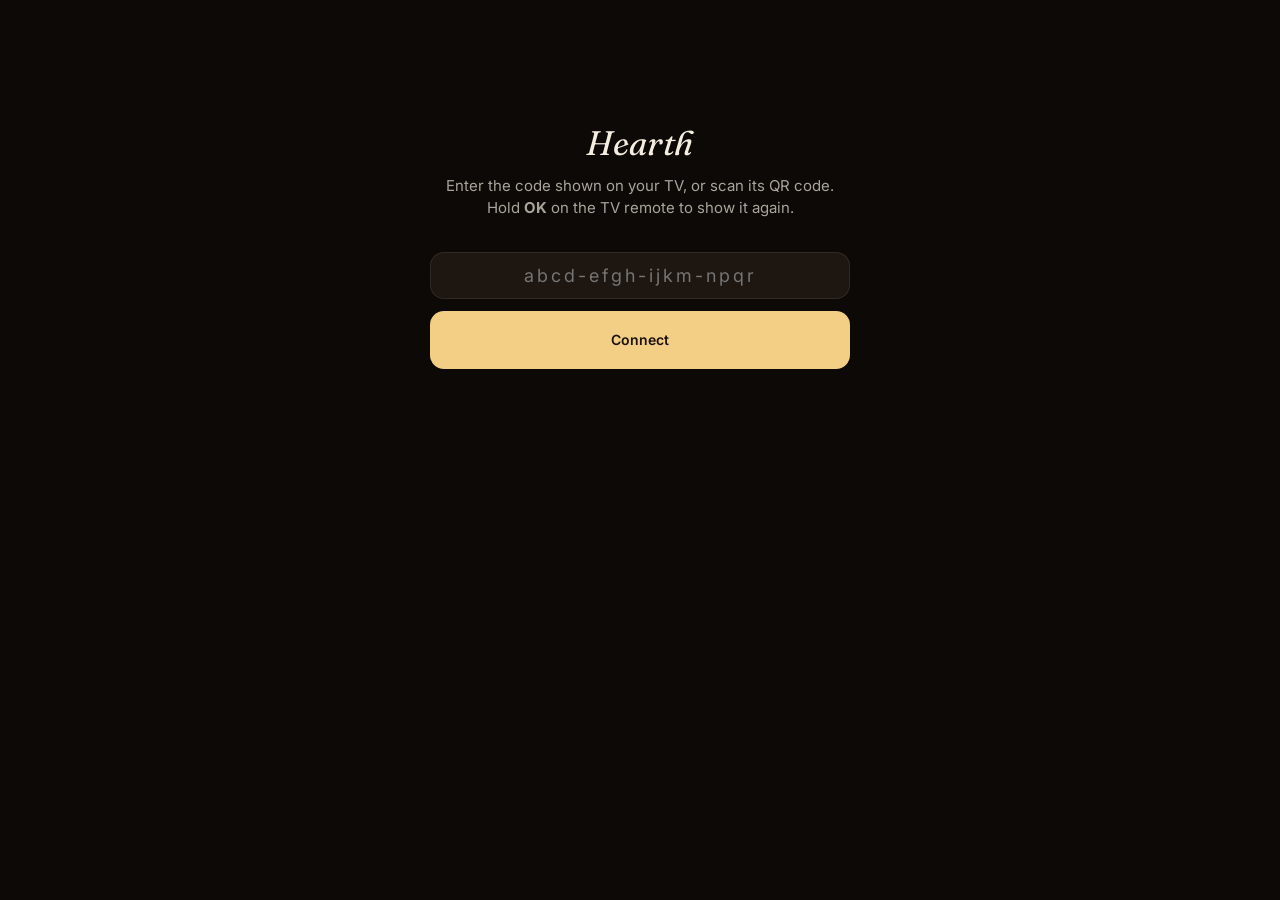
<file: admin/index.html>
<!doctype html>
<html lang="en">
<head>
<meta charset="utf-8">
<meta name="viewport" content="width=device-width, initial-scale=1, viewport-fit=cover">
<meta name="robots" content="noindex">
<meta name="theme-color" content="#0d0907">
<meta name="apple-mobile-web-app-capable" content="yes">
<meta name="apple-mobile-web-app-title" content="Hearth">
<title>Hearth · Admin</title>
<link rel="preconnect" href="https://fonts.googleapis.com"><link rel="preconnect" href="https://fonts.gstatic.com" crossorigin>
<link href="https://fonts.googleapis.com/css2?family=Fraunces:ital,opsz,wght@0,9..144,400;0,9..144,500;1,9..144,400&family=Inter:wght@400;500;600&display=swap" rel="stylesheet">
<style>
:root{--bg:#0d0907;--card:#17110d;--card2:#1e1611;--line:rgba(244,232,214,.09);--ink:#f5ede0;--ink2:rgba(245,237,224,.68);--ink3:rgba(245,237,224,.42);
  --gold:#f3cf86;--ember:#e8703c;--good:#7fc98f;--bad:#ef7a6a;--warn:#e9b65b}
*{box-sizing:border-box;-webkit-tap-highlight-color:transparent}
html,body{margin:0;background:var(--bg);color:var(--ink);font:15px/1.45 Inter,system-ui,sans-serif;-webkit-font-smoothing:antialiased}
body{padding:calc(env(safe-area-inset-top) + 18px) 16px calc(env(safe-area-inset-bottom) + 40px);max-width:980px;margin:0 auto}
h1{font:italic 400 34px/1 Fraunces,Georgia,serif;margin:0;letter-spacing:.2px}
h2{font:600 11.5px/1 Inter;letter-spacing:2.6px;text-transform:uppercase;color:var(--ink3);margin:0 0 14px}
.top{display:flex;align-items:center;justify-content:space-between;gap:12px;margin-bottom:6px}
.pill{display:inline-flex;align-items:center;gap:8px;padding:7px 12px;border-radius:999px;background:var(--card);font-size:13px;font-weight:600;color:var(--ink2)}
.pill i{width:8px;height:8px;border-radius:50%;background:var(--ink3)}
.pill.live i{background:var(--good);box-shadow:0 0 10px var(--good);animation:br 2s ease-in-out infinite}.pill.live{color:var(--ink)}
.pill.off i{background:var(--bad)}
@keyframes br{50%{opacity:.45}}
.sub{color:var(--ink3);font-size:13px;margin:0 0 22px}
.grid{display:grid;gap:14px;grid-template-columns:1fr}
@media(min-width:760px){.grid.two{grid-template-columns:1fr 1fr}}
.card{background:var(--card);border-radius:20px;padding:18px 18px 20px;border:1px solid var(--line)}
.hero .scene{font:400 30px/1.1 Fraunces,Georgia,serif;margin:2px 0 4px}
.hero .meta{color:var(--ink2);font-size:13.5px}
.bar{height:4px;border-radius:2px;background:rgba(255,255,255,.08);overflow:hidden;margin-top:8px}
.bar b{display:block;height:100%;width:0;background:linear-gradient(90deg,var(--ember),var(--gold));border-radius:2px;transition:width .9s linear}
.row{display:flex;align-items:center;justify-content:space-between;gap:10px;margin-top:14px;font-size:13px;color:var(--ink2)}
.row strong{color:var(--ink);font-weight:500}
input[type=range]{-webkit-appearance:none;appearance:none;width:100%;height:28px;background:transparent;margin:6px 0 0}
input[type=range]::-webkit-slider-runnable-track{height:4px;border-radius:2px;background:rgba(255,255,255,.12)}
input[type=range]::-webkit-slider-thumb{-webkit-appearance:none;width:22px;height:22px;border-radius:50%;background:var(--gold);margin-top:-9px;box-shadow:0 2px 8px rgba(0,0,0,.4)}
.btns{display:grid;grid-template-columns:repeat(auto-fill,minmax(140px,1fr));gap:10px}
button{font:500 14px Inter;color:var(--ink);background:var(--card2);border:1px solid var(--line);border-radius:14px;padding:14px 12px;text-align:left;cursor:pointer;min-height:58px;transition:transform .12s,background .2s}
button:active{transform:scale(.97);background:#2a1f18}
button small{display:block;color:var(--ink3);font-size:12px;margin-top:3px;font-weight:400}
button.on{border-color:rgba(243,207,134,.5);background:#2a2015}
button.primary{background:var(--gold);color:#1b120d;border:0;font-weight:600;text-align:center}
button.ghost{background:transparent}
.toggle{display:flex;align-items:center;justify-content:space-between}
.sw{width:42px;height:24px;border-radius:12px;background:rgba(255,255,255,.14);position:relative;flex:none;transition:background .2s}
.sw:after{content:'';position:absolute;left:3px;top:3px;width:18px;height:18px;border-radius:50%;background:#fff;transition:transform .2s}
.on .sw{background:var(--gold)}.on .sw:after{transform:translateX(18px)}
textarea,input[type=text]{width:100%;font:15px Inter;color:var(--ink);background:var(--card2);border:1px solid var(--line);border-radius:14px;padding:12px 14px;outline:none}
textarea{min-height:76px;resize:vertical}
textarea:focus,input[type=text]:focus{border-color:rgba(243,207,134,.45)}
.msgrow{display:grid;grid-template-columns:1fr auto;gap:10px;margin-top:10px}
.tiles{display:grid;grid-template-columns:repeat(auto-fill,minmax(150px,1fr));gap:10px}
.tile{background:var(--card2);border-radius:14px;padding:12px 14px 10px;border:1px solid var(--line);min-width:0}
.tile .k{font-size:11.5px;font-weight:600;letter-spacing:1.6px;text-transform:uppercase;color:var(--ink3)}
.tile .v{font:500 24px/1.15 Inter;margin-top:6px;font-variant-numeric:tabular-nums;white-space:nowrap;overflow:hidden;text-overflow:ellipsis}
.tile .v small{font-size:13px;color:var(--ink3);font-weight:500;margin-left:3px}
.tile .n{font-size:12px;color:var(--ink3);margin-top:2px;white-space:nowrap;overflow:hidden;text-overflow:ellipsis}
.spark{position:relative;height:38px;margin-top:6px}
.spark canvas{width:100%;height:38px;display:block}
.spark .tip{position:absolute;top:-4px;right:0;font-size:11.5px;color:var(--ink2);background:var(--card);padding:1px 6px;border-radius:6px;display:none;font-variant-numeric:tabular-nums}
.status{display:inline-flex;align-items:center;gap:6px;font-size:13px;font-weight:500}
.status:before{content:'';width:7px;height:7px;border-radius:50%;background:currentColor}
.good{color:var(--good)}.bad{color:var(--bad)}.warn{color:var(--warn)}
dl{display:grid;grid-template-columns:auto 1fr;gap:9px 16px;margin:0;font-size:13.5px}
dt{color:var(--ink3)}dd{margin:0;text-align:right;color:var(--ink);overflow:hidden;text-overflow:ellipsis;white-space:nowrap;font-variant-numeric:tabular-nums}
#log{font:12.5px/1.6 ui-monospace,SFMono-Regular,Menlo,monospace;color:var(--ink2);max-height:340px;overflow:auto;white-space:pre-wrap;word-break:break-word}
#log div:last-child{color:var(--ink)}
.pairing{max-width:420px;margin:12vh auto 0;text-align:center}
.pairing p{color:var(--ink2)}
.pairing input{text-align:center;letter-spacing:3px;font-size:18px;margin:18px 0 12px}
.hide{display:none!important}
.toast{position:fixed;left:50%;bottom:calc(env(safe-area-inset-bottom) + 22px);transform:translate(-50%,20px);background:#2a2015;color:var(--ink);padding:11px 18px;border-radius:999px;font-size:14px;opacity:0;transition:.35s;pointer-events:none;border:1px solid rgba(243,207,134,.25)}
.toast.on{opacity:1;transform:translate(-50%,0)}
.notel{display:flex;align-items:flex-start;gap:12px;padding:12px 0;border-top:1px solid var(--line)}
.notel:first-child{border-top:0}
.notel .tx{flex:1;min-width:0}.notel .tx div{font:400 17px/1.25 Fraunces,Georgia,serif}.notel .tx small{color:var(--ink3);font-size:12px}
.notel button{min-height:0;padding:7px 12px;font-size:13px;flex:none}
.chips{display:flex;flex-wrap:wrap;gap:8px;margin-top:14px}
.chip{display:inline-flex;align-items:center;gap:8px;padding:9px 13px;border-radius:999px;background:var(--card2);border:1px solid var(--line);font-size:14px;color:var(--ink2);cursor:pointer;user-select:none}
.chip i{width:8px;height:8px;border-radius:50%}
.chip.on{color:var(--ink);border-color:rgba(243,207,134,.5);background:#2a2015}
.game{display:flex;align-items:center;gap:12px;padding:10px 0;border-top:1px solid var(--line);font-size:14px}
.game:first-child{border-top:0}.game .bar2{width:4px;height:30px;border-radius:2px;flex:none}
.game .w{width:92px;flex:none;color:var(--ink2);font-size:12.5px;line-height:1.25}.game .w b{display:block;color:var(--ink);font-weight:500;font-size:14px}
.game .m{flex:1;min-width:0}.game .m div{font:400 16px/1.2 Fraunces,Georgia,serif;white-space:nowrap;overflow:hidden;text-overflow:ellipsis}.game .m small{color:var(--ink3);font-size:11.5px;letter-spacing:.6px;text-transform:uppercase}
.game .sc{font-weight:500;font-variant-numeric:tabular-nums}
.livec{color:#ff8a70}
.foot{margin-top:26px;text-align:center;font-size:12px;color:var(--ink3)}
.foot a{color:var(--ink3)}
</style>
</head>
<body>

<section id="pairView" class="pairing hide">
  <h1>Hearth</h1>
  <p>Enter the code shown on your TV, or scan its QR code.<br>Hold <b>OK</b> on the TV remote to show it again.</p>
  <input id="codeIn" type="text" placeholder="abcd-efgh-ijkm-npqr" autocapitalize="off" autocomplete="off" spellcheck="false">
  <button class="primary" style="width:100%" id="codeGo">Connect</button>
</section>

<main id="app" class="hide">
  <div class="top"><h1>Hearth</h1><span class="pill" id="pill"><i></i><span id="pillText">Connecting…</span></span></div>
  <p class="sub" id="sub">Waiting for the TV…</p>

  <div class="grid">
    <section class="card hero">
      <h2>Now playing</h2>
      <div class="scene" id="scene">–</div>
      <div class="meta" id="sceneMeta">–</div>
      <div class="row"><span>Fire loop</span><strong id="loopT">–</strong></div>
      <div class="bar"><b id="loopBar"></b></div>
      <div class="row"><span>Music</span><strong id="musicT">–</strong></div>
      <div class="bar"><b id="musicBar"></b></div>
      <div class="row"><span>Volume</span><strong id="volT">–</strong></div>
      <input type="range" id="vol" min="0" max="100" step="1" value="35">
      <div class="btns" style="margin-top:10px">
        <button id="musicBtn">Pause music<small>Fades out gently</small></button>
        <button id="fxBtn" class="toggle"><span>Living light<small>Glow &amp; twinkle</small></span><span class="sw"></span></button>
      </div>
    </section>

    <section class="card">
      <h2>Do something</h2>
      <div class="btns">
        <button data-c="fly">Santa flies by<small>Past the windows</small></button>
        <button data-c="santa">Christmas Eve demo<small>30-second replay</small></button>
        <button data-c="elf" data-a="hint">Where's the elf?<small>He glows for a moment</small></button>
        <button data-c="elf" data-a="move">Hide the elf<small>Moves somewhere new</small></button>
        <button data-c="photo">Next photos<small>Both picture frames</small></button>
        <button data-c="overlay">Show the clock<small>Info layer for a minute</small></button>
      </div>
    </section>

    <section class="card">
      <h2>The board on the chimney</h2>
      <textarea id="msg" maxlength="140" placeholder="Dinner's ready! 🍽"></textarea>
      <input type="text" id="from" maxlength="24" placeholder="From (your name)" style="margin-top:10px">
      <div class="btns" style="margin-top:10px;grid-template-columns:1fr 1fr">
        <button class="primary" id="pin">Pin to board</button>
        <button id="send" style="text-align:center">Flash on screen</button>
      </div>
      <div id="notes" style="margin-top:16px"></div>
      <p class="sub" style="margin:10px 0 0" id="boardNow"></p>
    </section>

    <section class="card">
      <h2>Sports on the board</h2>
      <div id="next"></div>
      <h2 style="margin-top:18px">Competitions</h2>
      <div class="chips" id="comps"></div>
      <h2 style="margin-top:18px">Favourite teams <span style="text-transform:none;letter-spacing:0;font-weight:500">· always shown</span></h2>
      <div class="chips" id="favs"></div>
      <p class="sub" style="margin:12px 0 0">Live games come first, then today's and tomorrow's biggest. NHL shows the Canadian teams (Leafs first); soccer shows the big clubs' matches.</p>
    </section>

    <section class="card">
      <h2>World news ticker</h2>
      <div id="news"></div>
      <p class="sub" style="margin:10px 0 0">Only war, strikes, bombings and attacks from the last 8 hours (NYT, BBC, Al Jazeera, Guardian). Hidden when there's nothing.</p>
    </section>

    <section class="card">
      <h2>Health · live</h2>
      <div class="tiles">
        <div class="tile"><div class="k">Smoothness</div><div class="v" id="fps">–<small>fps</small></div><div class="spark"><canvas id="sFps"></canvas><span class="tip"></span></div></div>
        <div class="tile"><div class="k">Response</div><div class="v" id="rtt">–<small>ms</small></div><div class="spark"><canvas id="sRtt"></canvas><span class="tip"></span></div></div>
        <div class="tile"><div class="k">Busy-ness</div><div class="v" id="lag">–<small>ms lag</small></div><div class="spark"><canvas id="sLag"></canvas><span class="tip"></span></div></div>
        <div class="tile"><div class="k">Video buffer</div><div class="v" id="buf">–<small>s ahead</small></div><div class="spark"><canvas id="sBuf"></canvas><span class="tip"></span></div></div>
        <div class="tile"><div class="k">Dropped frames</div><div class="v" id="drop">–</div><div class="n" id="dropN">–</div></div>
        <div class="tile"><div class="k">Memory</div><div class="v" id="heap">–<small>MB</small></div><div class="n">JavaScript heap</div></div>
        <div class="tile"><div class="k">Up for</div><div class="v" id="up">–</div><div class="n" id="upN">since start</div></div>
        <div class="tile"><div class="k">Picture</div><div class="v" id="res">–</div><div class="n" id="resN">–</div></div>
      </div>
    </section>

    <div class="grid two">
      <section class="card">
        <h2>The room</h2>
        <dl>
          <dt>Elf is at</dt><dd id="elf">–</dd>
          <dt>Elf moves in</dt><dd id="elfNext">–</dd>
          <dt>Santa</dt><dd id="santa">–</dd>
          <dt>Countdown</dt><dd id="count">–</dd>
          <dt>Photos showing</dt><dd id="photos">–</dd>
          <dt>Night dimming</dt><dd id="night">–</dd>
          <dt>Info layer</dt><dd id="ov">–</dd>
        </dl>
        <div class="bar"><b id="santaBar"></b></div>
      </section>
      <section class="card">
        <h2>System</h2>
        <dl>
          <dt>Hearth</dt><dd id="ver">–</dd>
          <dt>Loaded from</dt><dd id="srcL">–</dd>
          <dt>Fire video</dt><dd id="vsrc">–</dd>
          <dt>New video</dt><dd id="mstate">–</dd>
          <dt>USB stick</dt><dd id="usb">–</dd>
          <dt>Relay</dt><dd id="broker">–</dd>
          <dt>Screen</dt><dd id="screen">–</dd>
        </dl>
      </section>
    </div>

    <section class="card">
      <h2>Activity on the TV</h2>
      <div id="log">–</div>
    </section>

    <section class="card">
      <h2>Maintenance</h2>
      <div class="btns">
        <button data-c="pair">Show pairing code<small>On the TV for a minute</small></button>
        <button data-c="reload" data-confirm="Restart Hearth on the TV? It loads the newest version.">Restart Hearth<small>Loads the newest version</small></button>
        <button class="ghost" id="forget">Forget this TV<small>On this phone only</small></button>
      </div>
    </section>
  </div>
  <p class="foot">Private family remote · the link only works with your TV's code</p>
</main>

<div class="toast" id="toast"></div>

<script src="../lib/paho-mqtt.min.js"></script>
<script>
(function () {
  'use strict';
  var $ = function (id) { return document.getElementById(id); };
  var BROKERS = [{ host: 'broker.hivemq.com', port: 8884, path: '/mqtt', ssl: true }, { host: 'broker.emqx.io', port: 8084, path: '/mqtt', ssl: true }];
  var tb = /[?&]testbroker=([^&]+)/.exec(location.search); if (tb) { var p = decodeURIComponent(tb[1]).split(':'); BROKERS = [{ host: p[0], port: +p[1], path: '/', ssl: false }]; }
  function ls(k, v) { try { if (v === undefined) return localStorage.getItem(k); if (v === null) localStorage.removeItem(k); else localStorage.setItem(k, v); } catch (e) { return null; } }
  function clean(s) { return String(s || '').toLowerCase().replace(/[^a-z0-9]/g, ''); }

  var key = clean(location.hash.slice(1)) || ls('hearthKey') || '';
  if (location.hash) { history.replaceState(null, '', location.pathname + location.search); }

  function showPair() {
    $('pairView').classList.remove('hide'); $('app').classList.add('hide');
    $('codeGo').onclick = function () { var k = clean($('codeIn').value); if (k.length !== 16) { toast('That code should be 16 letters and numbers'); return; } key = k; ls('hearthKey', k); $('pairView').classList.add('hide'); start(); };
  }

  var toastT;
  function toast(t) { var el = $('toast'); el.textContent = t; el.classList.add('on'); clearTimeout(toastT); toastT = setTimeout(function () { el.classList.remove('on'); }, 2200); }

  /* ---------- tiny sparklines (single series, gold, 2px) ---------- */
  function Spark(id, unit, fixedMax) {
    var cv = $(id), tip = cv.parentNode.querySelector('.tip'), data = [], N = 90;
    function draw() {
      var dpr = window.devicePixelRatio || 1, w = cv.clientWidth, h = cv.clientHeight; if (!w) return;
      cv.width = w * dpr; cv.height = h * dpr; var g = cv.getContext('2d'); g.scale(dpr, dpr); g.clearRect(0, 0, w, h);
      if (data.length < 2) return;
      var max = fixedMax || Math.max.apply(null, data) * 1.15 || 1, step = w / (N - 1), x0 = w - (data.length - 1) * step;
      function y(v) { return h - 3 - (Math.min(v, max) / max) * (h - 6); }
      g.beginPath(); data.forEach(function (v, i) { var X = x0 + i * step; i ? g.lineTo(X, y(v)) : g.moveTo(X, y(v)); });
      g.strokeStyle = '#f3cf86'; g.lineWidth = 2; g.lineJoin = 'round'; g.lineCap = 'round'; g.stroke();
      g.lineTo(w, h); g.lineTo(x0, h); g.closePath(); var gr = g.createLinearGradient(0, 0, 0, h); gr.addColorStop(0, 'rgba(243,207,134,.18)'); gr.addColorStop(1, 'rgba(243,207,134,0)'); g.fillStyle = gr; g.fill();
    }
    function hover(e) {
      if (data.length < 2) return; var r = cv.getBoundingClientRect(), px = ((e.touches ? e.touches[0].clientX : e.clientX) - r.left);
      var step = r.width / (N - 1), i = Math.round((px - (r.width - (data.length - 1) * step)) / step); i = Math.max(0, Math.min(data.length - 1, i));
      tip.textContent = data[i] + ' ' + unit + ' · ' + Math.round((data.length - 1 - i) * 2) + 's ago'; tip.style.display = 'block';
    }
    cv.addEventListener('mousemove', hover); cv.addEventListener('touchmove', hover, { passive: true }); cv.addEventListener('touchstart', hover, { passive: true });
    cv.addEventListener('mouseleave', function () { tip.style.display = 'none'; }); cv.addEventListener('touchend', function () { setTimeout(function () { tip.style.display = 'none'; }, 1200); });
    window.addEventListener('resize', draw);
    return { push: function (v) { if (v == null || isNaN(v)) return; data.push(v); if (data.length > N) data.shift(); draw(); } };
  }

  var B = null;
  var clients = [], S = null, lastState = 0, onlineFlag = null, lastDrop = null, dropRate = [], fromName = ls('hearthFrom') || '';
  var sp = {};
  function start() {
    $('app').classList.remove('hide');
    sp.fps = Spark('sFps', 'fps', 62); sp.rtt = Spark('sRtt', 'ms'); sp.lag = Spark('sLag', 'ms'); sp.buf = Spark('sBuf', 's');
    $('from').value = fromName;
    BROKERS.forEach(connect);
    setInterval(hello, 20000);
    setInterval(ping, 5000);
    setInterval(freshness, 1000);
    bind();
  }
  function base() { return 'hearth/v1/' + key + '/'; }
  function connect(B) {
    var st = { B: B, c: null, up: false, tries: 0 }; clients.push(st);
    (function go() {
      var c = new Paho.Client(B.host, B.port, B.path, 'hearth-phone-' + Math.random().toString(36).slice(2, 10)); st.c = c;
      c.onConnectionLost = function () { st.up = false; setTimeout(go, Math.min(30000, 2000 * ++st.tries)); };
      c.onMessageArrived = function (m) { onMsg(m.destinationName.slice(base().length), m.payloadString, B.host); };
      c.connect({ useSSL: B.ssl !== false, timeout: 10, keepAliveInterval: 30, cleanSession: true,
        onSuccess: function () { st.up = true; st.tries = 0; c.subscribe(base() + '#', { qos: 0 }); send({ c: 'hello' }, st); },
        onFailure: function () { st.up = false; setTimeout(go, Math.min(30000, 2000 * ++st.tries)); } });
    })();
  }
  function send(obj, only) {
    var ok = false;
    clients.forEach(function (st) { if (!st.up || (only && st !== only)) return; try { var m = new Paho.Message(JSON.stringify(obj)); m.destinationName = base() + 'cmd'; st.c.send(m); ok = true; } catch (e) {} });
    return ok;
  }
  function cmd(obj, label) { if (!send(obj)) { toast('Not connected yet'); return; } if (label) toast(label); }
  function hello() { send({ c: 'hello' }); }
  var pings = {};
  function ping() { var id = Math.random().toString(36).slice(2, 8); pings[id] = performance.now(); send({ c: 'ping', id: id }); }

  function onMsg(topic, txt, host) {
    if (topic === 'state') { try { var s = JSON.parse(txt); if (!S || s.t >= S.t) { S = s; S._host = host; lastState = Date.now(); render(); } } catch (e) {} }
    else if (topic === 'log') { try { renderLog(JSON.parse(txt)); } catch (e) {} }
    else if (topic === 'board') { try { B = JSON.parse(txt); renderBoard(); } catch (e) {} }
    else if (topic === 'online') { onlineFlag = txt === 'online'; freshness(); }
    else if (topic === 'ack') { try { var a = JSON.parse(txt); if (a.pong && pings[a.pong]) { var ms = Math.round(performance.now() - pings[a.pong]); delete pings[a.pong]; $('rtt').innerHTML = ms + '<small>ms</small>'; sp.rtt.push(ms); } if (a.reloading) toast('Hearth is restarting on the TV'); } catch (e) {} }
  }

  function fmt(sec) { sec = Math.max(0, Math.round(sec || 0)); var h = Math.floor(sec / 3600), m = Math.floor(sec % 3600 / 60), s = sec % 60; return (h ? h + ':' + (m < 10 ? '0' : '') : '') + m + ':' + (s < 10 ? '0' : '') + s; }
  function dur(sec) { var d = Math.floor(sec / 86400), h = Math.floor(sec % 86400 / 3600), m = Math.floor(sec % 3600 / 60); return d ? d + 'd ' + h + 'h' : h ? h + 'h ' + m + 'm' : m ? m + 'm' : Math.round(sec) + 's'; }
  function cap(s) { return s ? s.charAt(0).toUpperCase() + s.slice(1) : s; }
  var volDragging = false;
  function render() {
    var s = S, v = s.video || {}, mu = s.music || {}, r = s.room || {}, p = s.perf || {}, md = s.media || {};
    $('scene').textContent = cap(s.scene || '–');
    $('sceneMeta').textContent = (r.countdown || '') + (r.night ? ' · night dimming' : '');
    $('loopT').textContent = v.d ? fmt(v.t) + ' / ' + fmt(v.d) : (v.paused ? 'paused' : '–');
    $('loopBar').style.width = v.d ? (v.t / v.d * 100) + '%' : '0';
    $('musicT').textContent = mu.d ? fmt(mu.t) + ' / ' + fmt(mu.d) : (mu.playing ? 'playing' : 'stopped');
    $('musicBar').style.width = mu.d ? (mu.t / mu.d * 100) + '%' : '0';
    if (!volDragging) { $('vol').value = Math.round((mu.vol || 0) * 100); $('volT').textContent = Math.round((mu.vol || 0) * 100) + '%'; }
    $('musicBtn').innerHTML = (mu.paused ? 'Play music<small>Fades back in</small>' : 'Pause music<small>Fades out gently</small>');
    $('fxBtn').classList.toggle('on', !!r.fx);
    $('fps').innerHTML = (p.fps || 0) + '<small>fps</small>'; sp.fps.push(p.fps);
    $('lag').innerHTML = (p.lag || 0) + '<small>ms lag</small>'; sp.lag.push(p.lag);
    $('buf').innerHTML = (v.buf || 0) + '<small>s ahead</small>'; sp.buf.push(v.buf);
    if (lastDrop !== null && v.dropped >= lastDrop) dropRate.push(v.dropped - lastDrop); if (dropRate.length > 30) dropRate.shift(); lastDrop = v.dropped;
    $('drop').textContent = (v.dropped || 0).toLocaleString();
    var dr = dropRate.reduce(function (a, b) { return a + b; }, 0);
    $('dropN').innerHTML = '<span class="status ' + (dr ? 'warn' : 'good') + '">' + (dr ? dr + ' in the last minute' : 'none lately') + '</span>';
    $('heap').innerHTML = p.heap == null ? '–' : p.heap + '<small>MB</small>';
    $('up').textContent = dur(s.up || 0);
    $('res').textContent = v.w ? (v.w >= 3800 ? '4K' : v.h + 'p') : '–';
    $('resN').textContent = v.w ? v.w + '×' + v.h + (v.hevc ? ' · HEVC' : '') : 'no picture';
    $('elf').textContent = cap(r.elf || '–'); $('elfNext').textContent = fmt(r.elfNext);
    $('santa').textContent = r.santa || '–'; $('santaBar').style.width = (r.santaPct || 0) + '%';
    $('count').textContent = r.countdown || '–';
    $('photos').textContent = r.photoA != null ? '#' + (r.photoA + 1) + ' and #' + (r.photoB + 1) + ' of 7' : '–';
    $('night').textContent = r.night ? 'On (11 pm – 6 am)' : 'Off';
    $('ov').textContent = r.overlay ? 'Showing' : 'Hidden';
    $('ver').textContent = 'Beta ' + s.v + (s.shell ? ' · shell ' + s.shell : '');
    $('srcL').textContent = s.src || '–';
    $('vsrc').textContent = v.src || '–';
    var ms = md.state || '–'; if (ms === 'downloading') ms = 'Downloading ' + (md.pct || 0) + '%'; else if (ms === 'stored') ms = 'Stored on the TV'; else ms = cap(ms);
    $('mstate').innerHTML = '<span class="status ' + (md.state === 'stored' ? 'good' : /fail/.test(md.state) ? 'bad' : 'warn') + '">' + ms + '</span>';
    $('usb').textContent = s.usb ? 'Connected' : 'Not found';
    $('broker').textContent = (s.net && s.net.broker) || s._host || '–';
    $('screen').textContent = s.screen || '–';
    freshness();
  }
  function freshness() {
    var pill = $('pill'), age = lastState ? Math.round((Date.now() - lastState) / 1000) : null, anyUp = clients.some(function (c) { return c.up; });
    if (!anyUp) { pill.className = 'pill'; $('pillText').textContent = 'Connecting…'; }
    else if (onlineFlag === false || age === null || age > 75) { pill.className = 'pill off'; $('pillText').textContent = onlineFlag === false ? 'TV is off' : 'Waiting for TV'; }
    else { pill.className = 'pill live'; $('pillText').textContent = 'Live'; }
    $('sub').textContent = !S ? 'Waiting for the TV…' : (onlineFlag === false ? 'Last seen ' : 'Updated ') + (age < 2 ? 'just now' : age < 120 ? age + 's ago' : dur(age) + ' ago') + (S ? ' · up ' + dur(S.up + (age || 0)) : '');
  }
  function esc(s) { return String(s == null ? '' : s).replace(/[&<>"]/g, function (c) { return { '&': '&amp;', '<': '&lt;', '>': '&gt;', '"': '&quot;' }[c]; }); }
  function agoT(t) { var m = Math.round((Date.now() - t) / 60000); return m < 1 ? 'just now' : m < 60 ? m + ' min ago' : m < 1440 ? Math.round(m / 60) + ' h ago' : Math.round(m / 1440) + ' d ago'; }
  function whenT(ms) { var d = new Date(ms), n = new Date(), dd = Math.round((new Date(d.getFullYear(), d.getMonth(), d.getDate()) - new Date(n.getFullYear(), n.getMonth(), n.getDate())) / 864e5);
    var day = dd === 0 ? (d.getHours() >= 17 ? 'Tonight' : 'Today') : dd === 1 ? 'Tomorrow' : d.toLocaleDateString([], dd < 7 ? { weekday: 'long' } : { month: 'short', day: 'numeric' });
    return { w: day, t: d.toLocaleTimeString([], { hour: 'numeric', minute: '2-digit' }) }; }
  function renderBoard() {
    if (!B) return;
    var el = $('notes'), ns = (B.notes || []).slice().sort(function (a, b) { return b.t - a.t; });
    el.innerHTML = ns.length ? ns.map(function (n) { return '<div class="notel"><div class="tx"><div>' + esc(n.text) + '</div><small>' + (n.from ? esc(n.from) + ' · ' : '') + agoT(n.t) + '</small></div><button data-del="' + esc(n.id) + '">Remove</button></div>'; }).join('') +
      (ns.length > 1 ? '<div style="margin-top:6px"><button class="ghost" id="clearN" style="min-height:0;padding:8px 12px;font-size:13px">Clear the board</button></div>' : '') : '';
    [].forEach.call(el.querySelectorAll('[data-del]'), function (b) { b.onclick = function () { cmd({ c: 'note.del', id: b.getAttribute('data-del') }, 'Removed'); }; });
    if ($('clearN')) $('clearN').onclick = function () { if (confirm('Remove every note from the board?')) cmd({ c: 'note.clear' }, 'Board cleared'); };
    $('boardNow').textContent = (ns.length ? ns.length + (ns.length === 1 ? ' note' : ' notes') + ' pinned' : 'No notes pinned') + ' · the board is showing ' + (B.page === 'off' ? 'nothing (screen resting)' : (B.page || '…').toLowerCase());
    var nx = B.next || [];
    $('next').innerHTML = nx.length ? nx.slice(0, 5).map(function (g) {
      var w = g.state === 'in' ? '<span class="livec">Live</span><b>' + esc(g.detail) + '</b>' : g.state === 'post' ? 'Final<b>' + esc(g.su) + '–' + esc(g.so) + '</b>' : (function (x) { return esc(x.w) + '<b>' + esc(x.t) + '</b>'; })(whenT(g.d));
      return '<div class="game"><span class="bar2" style="background:' + g.c + '"></span><div class="w">' + w + '</div><div class="m"><div>' + esc(g.team) + (g.home ? ' vs ' : ' at ') + esc(g.opp) + '</div><small>' + esc(g.lg) + '</small></div>' + (g.state === 'in' && g.su !== '' ? '<span class="sc">' + esc(g.su) + '–' + esc(g.so) + '</span>' : '') + '</div>'; }).join('') : '<p class="sub" style="margin:0">No games found for the next week yet.</p>';
    var sp = B.sports || { comps: [], favs: [] };
    function chips(id, cat, list, key) {
      $(id).innerHTML = (cat || []).map(function (t) { return '<span class="chip' + (list.indexOf(t.k) >= 0 ? ' on' : '') + '" data-k="' + t.k + '"><i style="background:var(--gold)"></i>' + esc(t.n) + '</span>'; }).join('');
      [].forEach.call($(id).children, function (ch) { ch.onclick = function () {
        var k = ch.getAttribute('data-k'), L = (sp[key] || []).slice(), i = L.indexOf(k); if (i >= 0) L.splice(i, 1); else L.push(k);
        sp[key] = L; ch.classList.toggle('on'); cmd({ c: 'sports', comps: sp.comps, favs: sp.favs }, 'Board updated'); }; });
    }
    chips('comps', B.compsCat, sp.comps || [], 'comps'); chips('favs', B.favsCat, sp.favs || [], 'favs');
    var nw = B.news || [];
    $('news').innerHTML = nw.length ? nw.map(function (x) { return '<div class="notel"><div class="tx"><div style="font-size:15px">' + esc(x.t) + '</div><small>' + esc(x.src) + ' · ' + agoT(x.d) + '</small></div></div>'; }).join('') : '<p class="sub" style="margin:0">Nothing serious right now, so the ticker is hidden.</p>';
  }
  function renderLog(lines) {
    var el = $('log'), atBottom = el.scrollHeight - el.scrollTop - el.clientHeight < 30;
    el.innerHTML = ''; (lines || []).forEach(function (l) { var d = document.createElement('div'); d.textContent = l; el.appendChild(d); });
    if (atBottom) el.scrollTop = el.scrollHeight;
  }

  function bind() {
    [].forEach.call(document.querySelectorAll('button[data-c]'), function (b) {
      b.onclick = function () {
        if (b.dataset.confirm && !confirm(b.dataset.confirm)) return;
        var o = { c: b.dataset.c }; if (b.dataset.a) o.a = b.dataset.a;
        cmd(o, b.firstChild.textContent.trim());
      };
    });
    var vt = null;
    $('vol').addEventListener('input', function () { volDragging = true; $('volT').textContent = this.value + '%'; clearTimeout(vt); var v = this.value; vt = setTimeout(function () { send({ c: 'vol', v: v / 100 }); }, 120); });
    $('vol').addEventListener('change', function () { setTimeout(function () { volDragging = false; }, 2500); });
    $('musicBtn').onclick = function () { var on = S && S.music && S.music.paused; cmd({ c: 'music', on: !!on }, on ? 'Music on' : 'Music paused'); };
    $('fxBtn').onclick = function () { var on = !(S && S.room && S.room.fx); cmd({ c: 'fx', on: on }, on ? 'Living light on' : 'Living light off'); };
    $('send').onclick = function () {
      var t = $('msg').value.trim(); if (!t) { toast('Write a note first'); return; }
      fromName = $('from').value.trim(); ls('hearthFrom', fromName);
      if (send({ c: 'msg', text: t, from: fromName, ms: 30000 })) { $('msg').value = ''; toast('Flashed on the TV'); } else toast('Not connected yet');
    };
    $('pin').onclick = function () {
      var t = $('msg').value.trim(); if (!t) { toast('Write a note first'); return; }
      fromName = $('from').value.trim(); ls('hearthFrom', fromName);
      if (send({ c: 'note.add', text: t, from: fromName })) { $('msg').value = ''; toast('Pinned to the board'); } else toast('Not connected yet');
    };
    setInterval(renderBoard, 30000);
    $('forget').onclick = function () { if (confirm('Forget this TV on this phone? You can pair again with the code.')) { ls('hearthKey', null); location.reload(); } };
    document.addEventListener('visibilitychange', function () { if (!document.hidden) { hello(); ping(); } });
  }

  if (key.length === 16) { ls('hearthKey', key); start(); } else showPair();
})();
</script>
</body>
</html>
</file>
